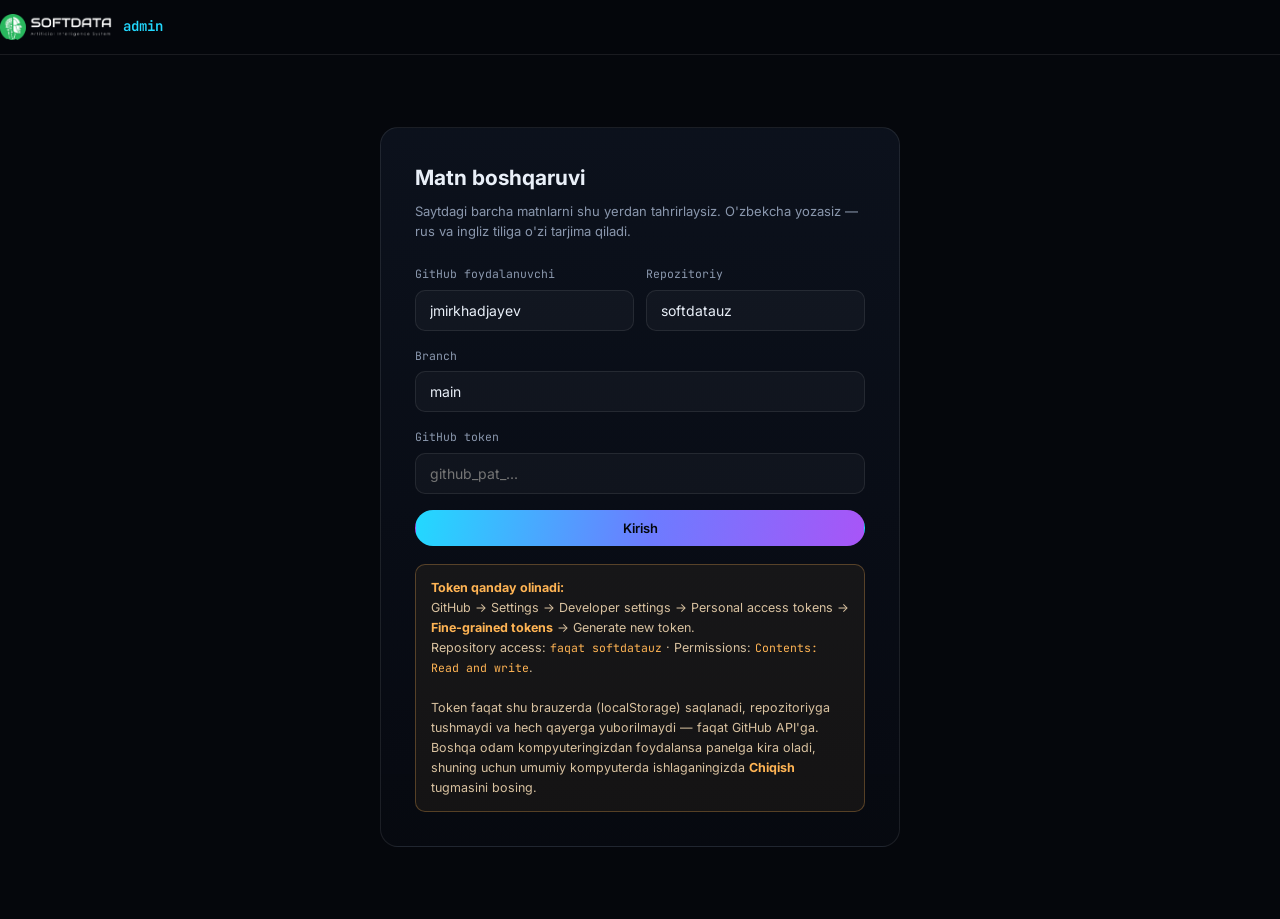
<file: admin.html>
<!DOCTYPE html>
<html lang="uz">
<head>
<meta charset="UTF-8">
<meta name="viewport" content="width=device-width, initial-scale=1.0">
<meta name="robots" content="noindex, nofollow">
<title>Matn boshqaruvi — SoftData admin</title>
<meta name="theme-color" content="#05070C">
<meta name="color-scheme" content="dark">
<link rel="preconnect" href="https://fonts.googleapis.com">
<link rel="preconnect" href="https://fonts.gstatic.com" crossorigin>
<link href="https://fonts.googleapis.com/css2?family=Inter:wght@400;500;600&family=JetBrains+Mono:wght@400;500;600&display=swap" rel="stylesheet">
<link rel="stylesheet" href="assets/css/admin.css">
</head>
<body>

<header class="topbar">
  <div class="wrap topbar-in">
    <span class="brand">
      <img src="assets/media/softdata-logo-mark.png" alt="SoftData">
      <b>admin</b>
    </span>
    <span class="counter" id="repoLabel"></span>
    <span class="spacer"></span>
    <span id="topActions" style="display:none; gap:10px; align-items:center;">
      <button class="btn btn-ghost btn-sm" id="reloadBtn" type="button">Qayta yuklash</button>
      <button class="btn btn-ghost btn-sm btn-danger" id="logoutBtn" type="button">Chiqish</button>
    </span>
  </div>
</header>

<!-- ===== LOGIN ===== -->
<section class="screen is-on" id="loginScreen">
  <div class="wrap">
    <div class="login">
      <h1>Matn boshqaruvi</h1>
      <p class="sub">Saytdagi barcha matnlarni shu yerdan tahrirlaysiz. O'zbekcha yozasiz — rus va ingliz tiliga o'zi tarjima qiladi.</p>

      <div class="row-2">
        <div class="field">
          <label for="inOwner">GitHub foydalanuvchi</label>
          <input type="text" id="inOwner" value="jmirkhadjayev" spellcheck="false">
        </div>
        <div class="field">
          <label for="inRepo">Repozitoriy</label>
          <input type="text" id="inRepo" value="softdatauz" spellcheck="false">
        </div>
      </div>
      <div class="field">
        <label for="inBranch">Branch</label>
        <input type="text" id="inBranch" value="main" spellcheck="false">
      </div>
      <div class="field">
        <label for="inToken">GitHub token</label>
        <input type="password" id="inToken" placeholder="github_pat_..." spellcheck="false" autocomplete="off">
      </div>

      <button class="btn btn-primary" id="loginBtn" type="button" style="width:100%; justify-content:center;">Kirish</button>

      <div class="note">
        <b>Token qanday olinadi:</b><br>
        GitHub → Settings → Developer settings → Personal access tokens → <b>Fine-grained tokens</b> → Generate new token.
        <br>Repository access: <code>faqat softdatauz</code> · Permissions: <code>Contents: Read and write</code>.
        <br><br>
        Token faqat shu brauzerda (localStorage) saqlanadi, repozitoriyga tushmaydi va hech qayerga yuborilmaydi —
        faqat GitHub API'ga. Boshqa odam kompyuteringizdan foydalansa panelga kira oladi, shuning uchun
        umumiy kompyuterda ishlaganingizda <b>Chiqish</b> tugmasini bosing.
      </div>
    </div>
  </div>
</section>

<!-- ===== EDITOR ===== -->
<section class="screen" id="editorScreen">
  <div class="wrap">
    <div class="toolbar">
      <input class="search" id="search" type="search" placeholder="Matn ichidan qidirish..." spellcheck="false">
      <select class="sel" id="filter">
        <option value="">Barcha sahifalar</option>
        <option value="__dirty">Faqat o'zgarganlar</option>
      </select>
      <span class="counter" id="counter"></span>
      <span class="spacer"></span>
      <button class="btn" id="trAllBtn" type="button">O'zgarganlarni tarjima qilish</button>
      <button class="btn btn-primary" id="saveBtn" type="button" disabled>Saqlash va saytga chiqarish</button>
    </div>

    <div id="list"></div>
  </div>
</section>

<div class="bar" id="bar">
  <span class="sp" id="barSpin" style="display:none"></span>
  <span id="barText"></span>
</div>

<script src="assets/js/admin.js"></script>
</body>
</html>
</file>
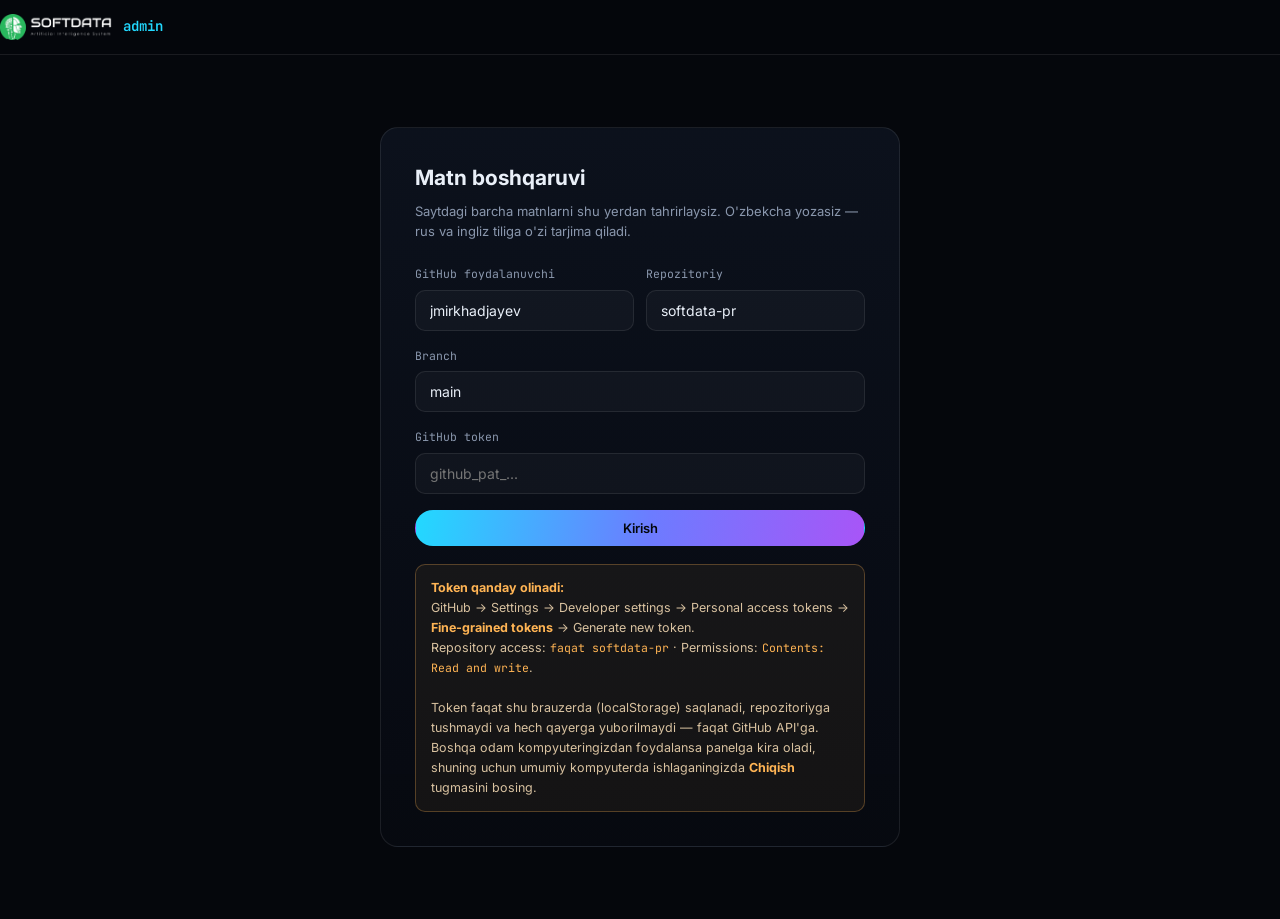
<file: softdata-pr-main/admin.html>
<!DOCTYPE html>
<html lang="uz">
<head>
<meta charset="UTF-8">
<meta name="viewport" content="width=device-width, initial-scale=1.0">
<meta name="robots" content="noindex, nofollow">
<title>Matn boshqaruvi — SoftData admin</title>
<meta name="theme-color" content="#05070C">
<meta name="color-scheme" content="dark">
<link rel="preconnect" href="https://fonts.googleapis.com">
<link rel="preconnect" href="https://fonts.gstatic.com" crossorigin>
<link href="https://fonts.googleapis.com/css2?family=Inter:wght@400;500;600&family=JetBrains+Mono:wght@400;500;600&display=swap" rel="stylesheet">
<link rel="stylesheet" href="assets/css/admin.css">
</head>
<body>

<header class="topbar">
  <div class="wrap topbar-in">
    <span class="brand">
      <img src="assets/media/softdata-logo-mark.png" alt="SoftData">
      <b>admin</b>
    </span>
    <span class="counter" id="repoLabel"></span>
    <span class="spacer"></span>
    <span id="topActions" style="display:none; gap:10px; align-items:center;">
      <button class="btn btn-ghost btn-sm" id="reloadBtn" type="button">Qayta yuklash</button>
      <button class="btn btn-ghost btn-sm btn-danger" id="logoutBtn" type="button">Chiqish</button>
    </span>
  </div>
</header>

<!-- ===== LOGIN ===== -->
<section class="screen is-on" id="loginScreen">
  <div class="wrap">
    <div class="login">
      <h1>Matn boshqaruvi</h1>
      <p class="sub">Saytdagi barcha matnlarni shu yerdan tahrirlaysiz. O'zbekcha yozasiz — rus va ingliz tiliga o'zi tarjima qiladi.</p>

      <div class="row-2">
        <div class="field">
          <label for="inOwner">GitHub foydalanuvchi</label>
          <input type="text" id="inOwner" value="jmirkhadjayev" spellcheck="false">
        </div>
        <div class="field">
          <label for="inRepo">Repozitoriy</label>
          <input type="text" id="inRepo" value="softdata-pr" spellcheck="false">
        </div>
      </div>
      <div class="field">
        <label for="inBranch">Branch</label>
        <input type="text" id="inBranch" value="main" spellcheck="false">
      </div>
      <div class="field">
        <label for="inToken">GitHub token</label>
        <input type="password" id="inToken" placeholder="github_pat_..." spellcheck="false" autocomplete="off">
      </div>

      <button class="btn btn-primary" id="loginBtn" type="button" style="width:100%; justify-content:center;">Kirish</button>

      <div class="note">
        <b>Token qanday olinadi:</b><br>
        GitHub → Settings → Developer settings → Personal access tokens → <b>Fine-grained tokens</b> → Generate new token.
        <br>Repository access: <code>faqat softdata-pr</code> · Permissions: <code>Contents: Read and write</code>.
        <br><br>
        Token faqat shu brauzerda (localStorage) saqlanadi, repozitoriyga tushmaydi va hech qayerga yuborilmaydi —
        faqat GitHub API'ga. Boshqa odam kompyuteringizdan foydalansa panelga kira oladi, shuning uchun
        umumiy kompyuterda ishlaganingizda <b>Chiqish</b> tugmasini bosing.
      </div>
    </div>
  </div>
</section>

<!-- ===== EDITOR ===== -->
<section class="screen" id="editorScreen">
  <div class="wrap">
    <div class="toolbar">
      <input class="search" id="search" type="search" placeholder="Matn ichidan qidirish..." spellcheck="false">
      <select class="sel" id="filter">
        <option value="">Barcha sahifalar</option>
        <option value="__dirty">Faqat o'zgarganlar</option>
      </select>
      <span class="counter" id="counter"></span>
      <span class="spacer"></span>
      <button class="btn" id="trAllBtn" type="button">O'zgarganlarni tarjima qilish</button>
      <button class="btn btn-primary" id="saveBtn" type="button" disabled>Saqlash va saytga chiqarish</button>
    </div>

    <div id="list"></div>
  </div>
</section>

<div class="bar" id="bar">
  <span class="sp" id="barSpin" style="display:none"></span>
  <span id="barText"></span>
</div>

<script src="assets/js/admin.js"></script>
</body>
</html>
</file>
<file: assets/css/admin.css>
/* ===========================================================
   SoftData — admin panel (matn boshqaruvi)
   Saytning dark palitrasi, lekin mustaqil fayl: admin sahifa
   asosiy style.css ni yuklamaydi.
   =========================================================== */

:root {
  --bg: #05070C;
  --bg-2: #080C14;
  --surface: rgba(255, 255, 255, 0.028);
  --surface-2: rgba(255, 255, 255, 0.05);
  --text: #E9EFF8;
  --muted: #8A97AD;
  --border: rgba(255, 255, 255, 0.085);
  --border-strong: rgba(255, 255, 255, 0.16);
  --accent: #22D9FF;
  --accent-2: #7C5CFF;
  --ok: #34E0A1;
  --warn: #FFB454;
  --err: #FF6B6B;
  --grad: linear-gradient(100deg, #22D9FF 0%, #6C7CFF 52%, #A855F7 100%);
  --mono: "JetBrains Mono", Consolas, monospace;
  --body: "Inter", "Segoe UI", Arial, sans-serif;
  --ease: cubic-bezier(0.22, 1, 0.36, 1);
}

* { box-sizing: border-box; margin: 0; padding: 0; }
body {
  background: var(--bg);
  color: var(--text);
  font-family: var(--body);
  font-size: 14px;
  line-height: 1.55;
  -webkit-font-smoothing: antialiased;
}
a { color: var(--accent); text-decoration: none; }
button { font-family: inherit; cursor: pointer; }
input, textarea, select { font-family: inherit; font-size: inherit; }

/* ---------- shell ---------- */
.wrap { max-width: 1400px; margin: 0 auto; padding: 0 20px; }

.topbar {
  position: sticky;
  top: 0;
  z-index: 20;
  border-bottom: 1px solid var(--border);
  background: rgba(5, 7, 12, 0.94);
  backdrop-filter: blur(14px);
}
.topbar-in {
  display: flex;
  align-items: center;
  gap: 16px;
  padding: 14px 0;
  flex-wrap: wrap;
}
.brand { display: flex; align-items: center; gap: 10px; font-family: var(--mono); font-size: 14px; }
.brand img { height: 26px; width: auto; display: block; }
.brand b { color: var(--accent); font-weight: 600; }
.spacer { margin-left: auto; }

/* ---------- buttons ---------- */
.btn {
  display: inline-flex;
  align-items: center;
  gap: 8px;
  padding: 9px 16px;
  border: 1px solid var(--border);
  border-radius: 999px;
  background: var(--surface);
  color: var(--text);
  font-size: 13px;
  font-weight: 500;
  white-space: nowrap;
  transition: border-color 0.2s var(--ease), background 0.2s var(--ease),
              transform 0.2s var(--ease), opacity 0.2s;
}
.btn:hover:not(:disabled) { border-color: rgba(34, 217, 255, 0.5); transform: translateY(-1px); }
.btn:disabled { opacity: 0.42; cursor: not-allowed; }
.btn-primary { background: var(--grad); border-color: transparent; color: #04070D; font-weight: 600; }
.btn-primary:hover:not(:disabled) { filter: brightness(1.08); }
.btn-ghost { background: transparent; }
.btn-sm { padding: 5px 11px; font-size: 12px; }
.btn-danger { color: var(--err); border-color: rgba(255, 107, 107, 0.3); }

/* ---------- screens ---------- */
.screen { display: none; }
.screen.is-on { display: block; }

/* login */
.login {
  max-width: 520px;
  margin: 8vh auto;
  padding: 34px;
  border: 1px solid var(--border);
  border-radius: 18px;
  background: linear-gradient(180deg, rgba(13, 19, 30, 0.9), rgba(7, 10, 17, 0.92));
}
.login h1 { font-size: 21px; margin-bottom: 6px; }
.login .sub { color: var(--muted); font-size: 13px; margin-bottom: 24px; }
.field { margin-bottom: 16px; }
.field label { display: block; font-family: var(--mono); font-size: 11.5px; color: var(--muted); margin-bottom: 7px; }
.field input {
  width: 100%;
  padding: 11px 14px;
  border: 1px solid var(--border);
  border-radius: 10px;
  background: rgba(255, 255, 255, 0.03);
  color: var(--text);
}
.field input:focus { outline: none; border-color: rgba(34, 217, 255, 0.5); box-shadow: 0 0 0 3px rgba(34, 217, 255, 0.1); }
.row-2 { display: grid; grid-template-columns: 1fr 1fr; gap: 12px; }
.note {
  margin-top: 18px;
  padding: 13px 15px;
  border: 1px solid rgba(255, 180, 84, 0.28);
  border-radius: 10px;
  background: rgba(255, 180, 84, 0.06);
  color: #D9C2A0;
  font-size: 12.5px;
  line-height: 1.6;
}
.note b { color: var(--warn); }
.note code { font-family: var(--mono); font-size: 11.5px; color: var(--warn); }

/* ---------- toolbar ---------- */
.toolbar {
  display: flex;
  align-items: center;
  gap: 10px;
  padding: 14px 0;
  flex-wrap: wrap;
}
.search {
  flex: 1;
  min-width: 220px;
  padding: 9px 15px;
  border: 1px solid var(--border);
  border-radius: 999px;
  background: rgba(255, 255, 255, 0.03);
  color: var(--text);
  font-size: 13px;
}
.search:focus { outline: none; border-color: rgba(34, 217, 255, 0.45); }
.sel {
  padding: 9px 13px;
  border: 1px solid var(--border);
  border-radius: 999px;
  background: var(--bg-2);
  color: var(--text);
  font-size: 13px;
}
.counter { font-family: var(--mono); font-size: 12px; color: var(--muted); }
.counter b { color: var(--accent); }
.counter .dirty { color: var(--warn); }

/* ---------- groups ---------- */
.group { margin-bottom: 26px; }
.group-head {
  display: flex;
  align-items: center;
  gap: 10px;
  padding: 10px 0;
  font-family: var(--mono);
  font-size: 12px;
  color: var(--muted);
  border-bottom: 1px solid var(--border);
  position: sticky;
  top: 61px;
  background: var(--bg);
  z-index: 10;
}
.group-head .g-file { color: var(--accent); }
.group-head .g-count { margin-left: auto; opacity: 0.6; }

/* ---------- rows ---------- */
.item {
  display: grid;
  grid-template-columns: 190px 1fr;
  gap: 18px;
  padding: 16px 0;
  border-bottom: 1px solid var(--border);
}
.item.is-dirty { background: rgba(255, 180, 84, 0.035); }
.item-meta { font-family: var(--mono); font-size: 11px; color: var(--muted); line-height: 1.6; word-break: break-word; }
.item-meta .tag { color: var(--accent-2); }
.item-meta .warn { color: var(--warn); }
.item-langs { display: grid; grid-template-columns: repeat(3, 1fr); gap: 12px; }
.lang { display: flex; flex-direction: column; gap: 6px; }
.lang-head { display: flex; align-items: center; gap: 8px; font-family: var(--mono); font-size: 10.5px; color: var(--muted); }
.lang-head .code { color: var(--accent); font-weight: 600; }
.lang textarea {
  width: 100%;
  min-height: 74px;
  padding: 10px 12px;
  border: 1px solid var(--border);
  border-radius: 9px;
  background: rgba(255, 255, 255, 0.028);
  color: var(--text);
  font-size: 13px;
  line-height: 1.5;
  resize: vertical;
  transition: border-color 0.2s ease;
}
.lang textarea:focus { outline: none; border-color: rgba(34, 217, 255, 0.45); }
.lang.src textarea { border-color: rgba(34, 217, 255, 0.22); }
.lang textarea.changed { border-color: rgba(255, 180, 84, 0.55); }
.lang textarea.translating { opacity: 0.5; }

/* ---------- status / toast ---------- */
.bar {
  position: fixed;
  left: 50%;
  bottom: 22px;
  transform: translateX(-50%) translateY(20px);
  z-index: 60;
  display: flex;
  align-items: center;
  gap: 12px;
  padding: 11px 20px;
  border: 1px solid var(--border);
  border-radius: 999px;
  background: rgba(11, 16, 24, 0.97);
  backdrop-filter: blur(14px);
  box-shadow: 0 20px 50px -20px rgba(0, 0, 0, 0.9);
  font-size: 13px;
  opacity: 0;
  pointer-events: none;
  transition: opacity 0.3s var(--ease), transform 0.3s var(--ease);
}
.bar.is-on { opacity: 1; transform: translateX(-50%) translateY(0); pointer-events: auto; }
.bar.ok { border-color: rgba(52, 224, 161, 0.4); }
.bar.err { border-color: rgba(255, 107, 107, 0.45); }
.bar .sp {
  width: 14px; height: 14px;
  border: 2px solid rgba(34, 217, 255, 0.25);
  border-top-color: var(--accent);
  border-radius: 50%;
  animation: spin 0.7s linear infinite;
}
@keyframes spin { to { transform: rotate(360deg); } }

.empty { padding: 60px 0; text-align: center; color: var(--muted); }

@media (max-width: 1080px) {
  .item { grid-template-columns: 1fr; gap: 10px; }
  .item-langs { grid-template-columns: 1fr; }
  .group-head { top: 0; }
}
@media (prefers-reduced-motion: reduce) {
  * { animation-duration: 0.01ms !important; transition-duration: 0.01ms !important; }
}
</file>
<file: softdata-pr-main/assets/css/admin.css>
/* ===========================================================
   SoftData — admin panel (matn boshqaruvi)
   Saytning dark palitrasi, lekin mustaqil fayl: admin sahifa
   asosiy style.css ni yuklamaydi.
   =========================================================== */

:root {
  --bg: #05070C;
  --bg-2: #080C14;
  --surface: rgba(255, 255, 255, 0.028);
  --surface-2: rgba(255, 255, 255, 0.05);
  --text: #E9EFF8;
  --muted: #8A97AD;
  --border: rgba(255, 255, 255, 0.085);
  --border-strong: rgba(255, 255, 255, 0.16);
  --accent: #22D9FF;
  --accent-2: #7C5CFF;
  --ok: #34E0A1;
  --warn: #FFB454;
  --err: #FF6B6B;
  --grad: linear-gradient(100deg, #22D9FF 0%, #6C7CFF 52%, #A855F7 100%);
  --mono: "JetBrains Mono", Consolas, monospace;
  --body: "Inter", "Segoe UI", Arial, sans-serif;
  --ease: cubic-bezier(0.22, 1, 0.36, 1);
}

* { box-sizing: border-box; margin: 0; padding: 0; }
body {
  background: var(--bg);
  color: var(--text);
  font-family: var(--body);
  font-size: 14px;
  line-height: 1.55;
  -webkit-font-smoothing: antialiased;
}
a { color: var(--accent); text-decoration: none; }
button { font-family: inherit; cursor: pointer; }
input, textarea, select { font-family: inherit; font-size: inherit; }

/* ---------- shell ---------- */
.wrap { max-width: 1400px; margin: 0 auto; padding: 0 20px; }

.topbar {
  position: sticky;
  top: 0;
  z-index: 20;
  border-bottom: 1px solid var(--border);
  background: rgba(5, 7, 12, 0.94);
  backdrop-filter: blur(14px);
}
.topbar-in {
  display: flex;
  align-items: center;
  gap: 16px;
  padding: 14px 0;
  flex-wrap: wrap;
}
.brand { display: flex; align-items: center; gap: 10px; font-family: var(--mono); font-size: 14px; }
.brand img { height: 26px; width: auto; display: block; }
.brand b { color: var(--accent); font-weight: 600; }
.spacer { margin-left: auto; }

/* ---------- buttons ---------- */
.btn {
  display: inline-flex;
  align-items: center;
  gap: 8px;
  padding: 9px 16px;
  border: 1px solid var(--border);
  border-radius: 999px;
  background: var(--surface);
  color: var(--text);
  font-size: 13px;
  font-weight: 500;
  white-space: nowrap;
  transition: border-color 0.2s var(--ease), background 0.2s var(--ease),
              transform 0.2s var(--ease), opacity 0.2s;
}
.btn:hover:not(:disabled) { border-color: rgba(34, 217, 255, 0.5); transform: translateY(-1px); }
.btn:disabled { opacity: 0.42; cursor: not-allowed; }
.btn-primary { background: var(--grad); border-color: transparent; color: #04070D; font-weight: 600; }
.btn-primary:hover:not(:disabled) { filter: brightness(1.08); }
.btn-ghost { background: transparent; }
.btn-sm { padding: 5px 11px; font-size: 12px; }
.btn-danger { color: var(--err); border-color: rgba(255, 107, 107, 0.3); }

/* ---------- screens ---------- */
.screen { display: none; }
.screen.is-on { display: block; }

/* login */
.login {
  max-width: 520px;
  margin: 8vh auto;
  padding: 34px;
  border: 1px solid var(--border);
  border-radius: 18px;
  background: linear-gradient(180deg, rgba(13, 19, 30, 0.9), rgba(7, 10, 17, 0.92));
}
.login h1 { font-size: 21px; margin-bottom: 6px; }
.login .sub { color: var(--muted); font-size: 13px; margin-bottom: 24px; }
.field { margin-bottom: 16px; }
.field label { display: block; font-family: var(--mono); font-size: 11.5px; color: var(--muted); margin-bottom: 7px; }
.field input {
  width: 100%;
  padding: 11px 14px;
  border: 1px solid var(--border);
  border-radius: 10px;
  background: rgba(255, 255, 255, 0.03);
  color: var(--text);
}
.field input:focus { outline: none; border-color: rgba(34, 217, 255, 0.5); box-shadow: 0 0 0 3px rgba(34, 217, 255, 0.1); }
.row-2 { display: grid; grid-template-columns: 1fr 1fr; gap: 12px; }
.note {
  margin-top: 18px;
  padding: 13px 15px;
  border: 1px solid rgba(255, 180, 84, 0.28);
  border-radius: 10px;
  background: rgba(255, 180, 84, 0.06);
  color: #D9C2A0;
  font-size: 12.5px;
  line-height: 1.6;
}
.note b { color: var(--warn); }
.note code { font-family: var(--mono); font-size: 11.5px; color: var(--warn); }

/* ---------- toolbar ---------- */
.toolbar {
  display: flex;
  align-items: center;
  gap: 10px;
  padding: 14px 0;
  flex-wrap: wrap;
}
.search {
  flex: 1;
  min-width: 220px;
  padding: 9px 15px;
  border: 1px solid var(--border);
  border-radius: 999px;
  background: rgba(255, 255, 255, 0.03);
  color: var(--text);
  font-size: 13px;
}
.search:focus { outline: none; border-color: rgba(34, 217, 255, 0.45); }
.sel {
  padding: 9px 13px;
  border: 1px solid var(--border);
  border-radius: 999px;
  background: var(--bg-2);
  color: var(--text);
  font-size: 13px;
}
.counter { font-family: var(--mono); font-size: 12px; color: var(--muted); }
.counter b { color: var(--accent); }
.counter .dirty { color: var(--warn); }

/* ---------- groups ---------- */
.group { margin-bottom: 26px; }
.group-head {
  display: flex;
  align-items: center;
  gap: 10px;
  padding: 10px 0;
  font-family: var(--mono);
  font-size: 12px;
  color: var(--muted);
  border-bottom: 1px solid var(--border);
  position: sticky;
  top: 61px;
  background: var(--bg);
  z-index: 10;
}
.group-head .g-file { color: var(--accent); }
.group-head .g-count { margin-left: auto; opacity: 0.6; }

/* ---------- rows ---------- */
.item {
  display: grid;
  grid-template-columns: 190px 1fr;
  gap: 18px;
  padding: 16px 0;
  border-bottom: 1px solid var(--border);
}
.item.is-dirty { background: rgba(255, 180, 84, 0.035); }
.item-meta { font-family: var(--mono); font-size: 11px; color: var(--muted); line-height: 1.6; word-break: break-word; }
.item-meta .tag { color: var(--accent-2); }
.item-meta .warn { color: var(--warn); }
.item-langs { display: grid; grid-template-columns: repeat(3, 1fr); gap: 12px; }
.lang { display: flex; flex-direction: column; gap: 6px; }
.lang-head { display: flex; align-items: center; gap: 8px; font-family: var(--mono); font-size: 10.5px; color: var(--muted); }
.lang-head .code { color: var(--accent); font-weight: 600; }
.lang textarea {
  width: 100%;
  min-height: 74px;
  padding: 10px 12px;
  border: 1px solid var(--border);
  border-radius: 9px;
  background: rgba(255, 255, 255, 0.028);
  color: var(--text);
  font-size: 13px;
  line-height: 1.5;
  resize: vertical;
  transition: border-color 0.2s ease;
}
.lang textarea:focus { outline: none; border-color: rgba(34, 217, 255, 0.45); }
.lang.src textarea { border-color: rgba(34, 217, 255, 0.22); }
.lang textarea.changed { border-color: rgba(255, 180, 84, 0.55); }
.lang textarea.translating { opacity: 0.5; }

/* ---------- status / toast ---------- */
.bar {
  position: fixed;
  left: 50%;
  bottom: 22px;
  transform: translateX(-50%) translateY(20px);
  z-index: 60;
  display: flex;
  align-items: center;
  gap: 12px;
  padding: 11px 20px;
  border: 1px solid var(--border);
  border-radius: 999px;
  background: rgba(11, 16, 24, 0.97);
  backdrop-filter: blur(14px);
  box-shadow: 0 20px 50px -20px rgba(0, 0, 0, 0.9);
  font-size: 13px;
  opacity: 0;
  pointer-events: none;
  transition: opacity 0.3s var(--ease), transform 0.3s var(--ease);
}
.bar.is-on { opacity: 1; transform: translateX(-50%) translateY(0); pointer-events: auto; }
.bar.ok { border-color: rgba(52, 224, 161, 0.4); }
.bar.err { border-color: rgba(255, 107, 107, 0.45); }
.bar .sp {
  width: 14px; height: 14px;
  border: 2px solid rgba(34, 217, 255, 0.25);
  border-top-color: var(--accent);
  border-radius: 50%;
  animation: spin 0.7s linear infinite;
}
@keyframes spin { to { transform: rotate(360deg); } }

.empty { padding: 60px 0; text-align: center; color: var(--muted); }

@media (max-width: 1080px) {
  .item { grid-template-columns: 1fr; gap: 10px; }
  .item-langs { grid-template-columns: 1fr; }
  .group-head { top: 0; }
}
@media (prefers-reduced-motion: reduce) {
  * { animation-duration: 0.01ms !important; transition-duration: 0.01ms !important; }
}
</file>
